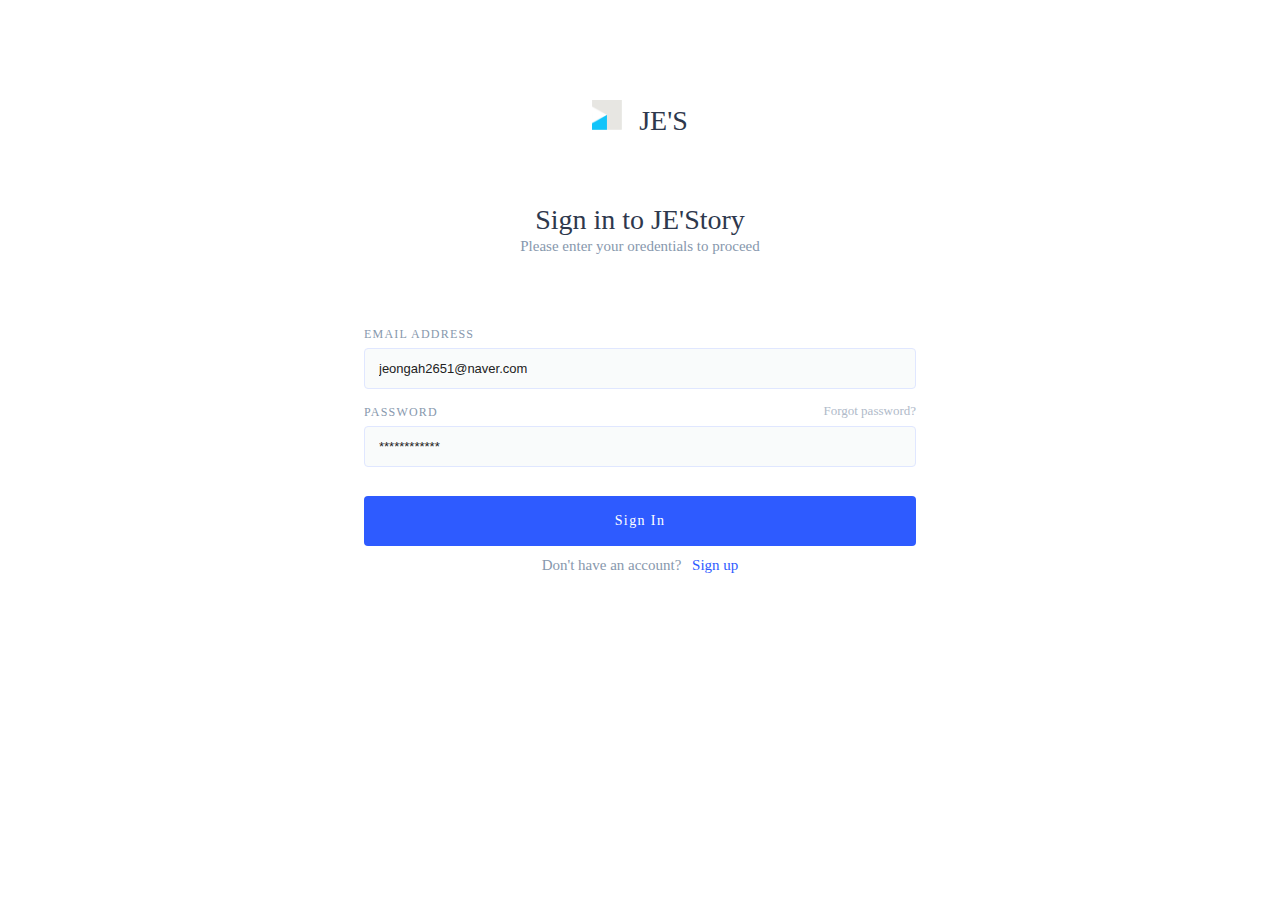
<file: jesindex/index1.html>
<!DOCTYPE html>
<html lang="ko">
<head>
    <meta charset="UTF-8">
    <meta name="viewport" content="width=device-width, initial-scale=1">
    <title>Login</title>

    
    <!-- style -->
    <link href="assets/css/reset.css" rel="stylesheet">
    <link href="assets/css/style.css" rel="stylesheet">

</head>
<body>
	<section id="login">
		<h1>
			<img src="assets/img/logo@2x.png" alt="je_logo">
			<em>JE'S</em>
		</h1>	
		
		<div class="content1">
			<div class="container">
				<h2> Sign in to JE'Story</h2>
				<p>Please enter your oredentials to proceed</p>
			</div>	



		</div>
		
		<div class="in">
			<div class="container">
				<div class="content2">
					<label for="fname">EMAIL ADDRESS</label>
					<input type="text" id="fname" name="firstname" placeholder="jeongah2651@naver.com ">
				</div>

				<div class="content3">
					<label for="fname">PASSWORD</label>
					<span>Forgot password?</span>
					<input type="text" id="fname" name="firstname" placeholder="************">
				</div>
				
				<button><p>Sign In</p></button> 

				<div class="content4">
					<span>Don't have an account?<p> Sign up</p></span>
				</div>
			</div>
		</div>
		
		
	</section>
	
    
</body>
</html>
</file>
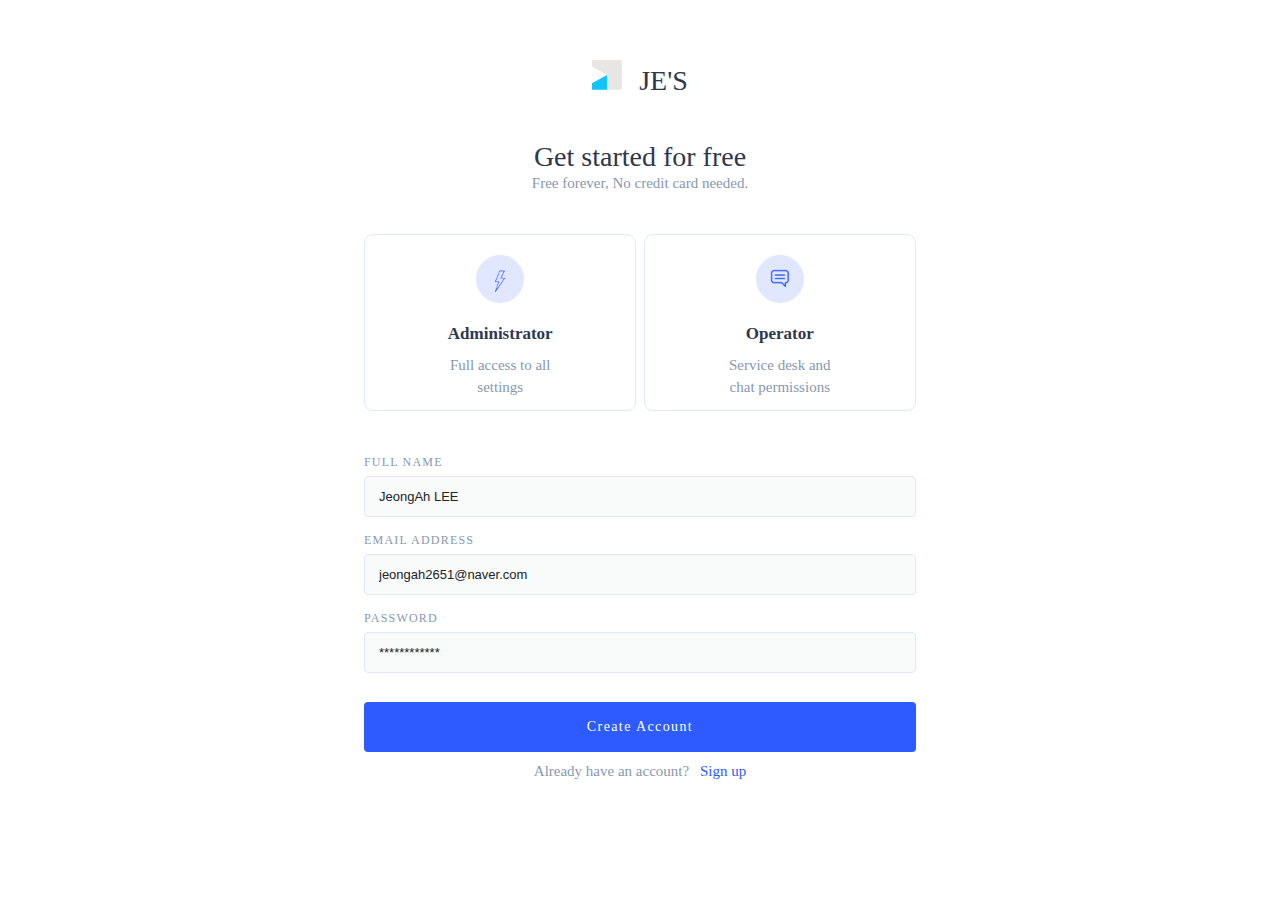
<file: jesindex/index2.html>
<!DOCTYPE html>
<html lang="ko">
<head>
    <meta charset="UTF-8">
    <meta name="viewport" content="width=device-width, initial-scale=1">
    <title>Register</title>

    
    <!-- style -->
    <link href="assets/css/reset.css" rel="stylesheet">
    <link href="assets/css/style.css" rel="stylesheet">
    
    

</head>
<body>
	<section id="register">
		<h1>
			<img src="assets/img/logo.png" srcset="assets/img/logo@2x.png 2x,assets/img/logo@3x.png" alt="je_logo">
			<em>JE'S</em>
		</h1>	
		
		<div class="content1">
			<div class="container">
				<h2>Get started for free</h2>
				<p>Free forever, No credit card needed.</p>
			</div>	
		</div>
		
		<div id="content_box">
            <div class="cont">
                <div class="container clearfix">
                    <div class="cont_left box">
                        <div class="logo">
                            <img src="../jesindex/assets/img/lightening9.png" srcset="assets/img/lightening9@2x.png 2x,assets/img/lightening9@3x.png" alt="lightening9">
                        </div>
                        <h2>Administrator</h2>
                        <h3>Full access to all<br>settings</h3>
                    </div>
                    <div class="cont_right box">
                        <div class="logo">
                            <img src="../jesindex/assets/img/text.png" srcset="assets/img/text@2x.png 2x,assets/img/text@3x.png" alt="text">
                        </div>
                        <h2>Operator</h2>
                        <h3>Service desk and<br>chat permissions</h3>
                    </div>
		        </div>
            </div>
		    
		</div>
		
		
		
		<div class="in">
			<div class="container">
			    <div class="content2">
					<label for="fname">FULL NAME</label>
					<input type="text" id="fname" name="firstname" placeholder="JeongAh LEE ">
				</div>
				<div class="content3">
					<label for="fname">EMAIL ADDRESS</label>
					<input type="text" id="fname" name="firstname" placeholder="jeongah2651@naver.com ">
				</div>
				<div class="content4">
					<label for="fname">PASSWORD</label>
					<input type="text" id="fname" name="firstname" placeholder="************">
				</div>
				<button><p>Create Account</p></button> 
				<div class="content5">
					<span>Already have an account?<p> Sign up</p></span>
				</div>
			</div>
		</div>
		
		
	</section>
	
	
	<script src="https://ajax.googleapis.com/ajax/libs/jquery/1.12.4/jquery.min.js"></script>
    <script>
       $(".box").click(function(){
          $(this).toggleClass("active");
       });
    </script>
	
	
	
    
</body>
</html>
</file>
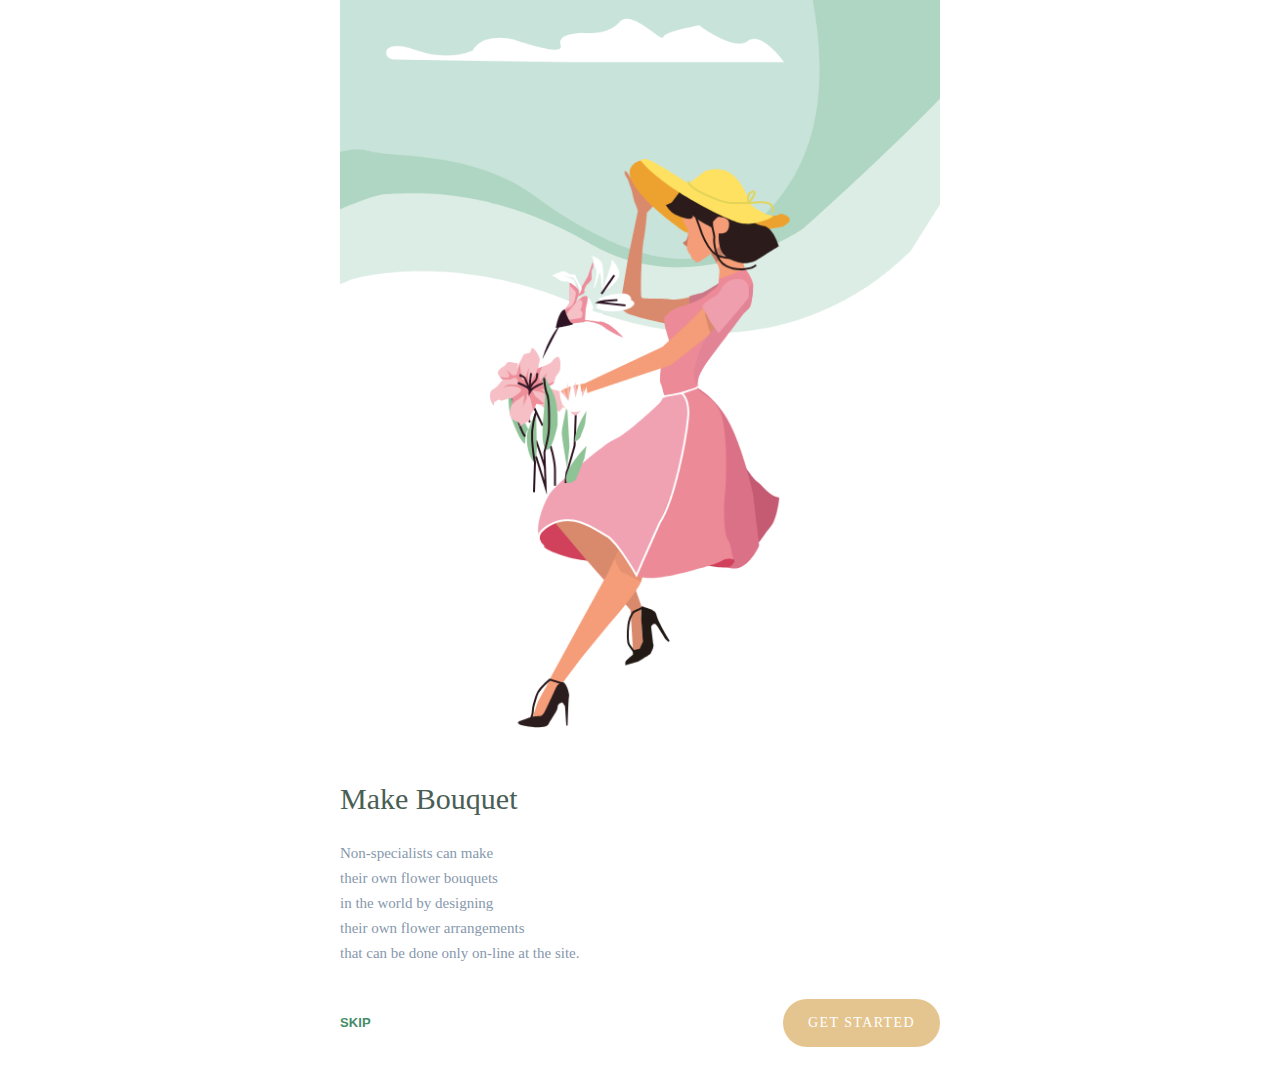
<file: jesindex/index3.html>
<!DOCTYPE html>
<html lang="ko">
<head>
    <meta charset="UTF-8">
    <meta name="viewport" content="width=device-width, initial-scale=1">
    <title>make popup page</title>

    
    <!-- style -->
    <link href="assets/css/reset.css" rel="stylesheet">
    <link href="assets/css/style3.css" rel="stylesheet">
    
    

</head>
<body>
	<section id="make">
		<h1>
		    <div class="container clearfix">
			    <h2><img src="../jesindex/assets/img/cloud@2.png" alt="text"></h2>
			    <em><img src="../jesindex/assets/img/woman@2.png" alt="text"></em>
			</div>
		</h1>	
		<div class="content1">
            <div class="row">
                <div class="container clearfix">
                    <h1>Make Bouquet</h1>
                    <p>Non-specialists can make<br>their own flower bouquets
                    <br>in the world by designing <br>their own flower arrangements 
                    <br>that can be done only on-line at the site.</p>
                </div>	
            </div>
		</div>
		<div class="content2 ">
		    <div class="row">
		        <div class="container clearfix">
                    <h3><a href="#">SKIP</a></h3>
                    <div class="btn"><a href="#">GET STARTED</a></div>
                </div>
		    </div>
		</div>
	</section>
	
	
	<script src="https://ajax.googleapis.com/ajax/libs/jquery/1.12.4/jquery.min.js"></script>
    <script>
       $(".box").click(function(){
          $(this).toggleClass("active");
       });
    </script>
	
	
	
    
</body>
</html>
</file>
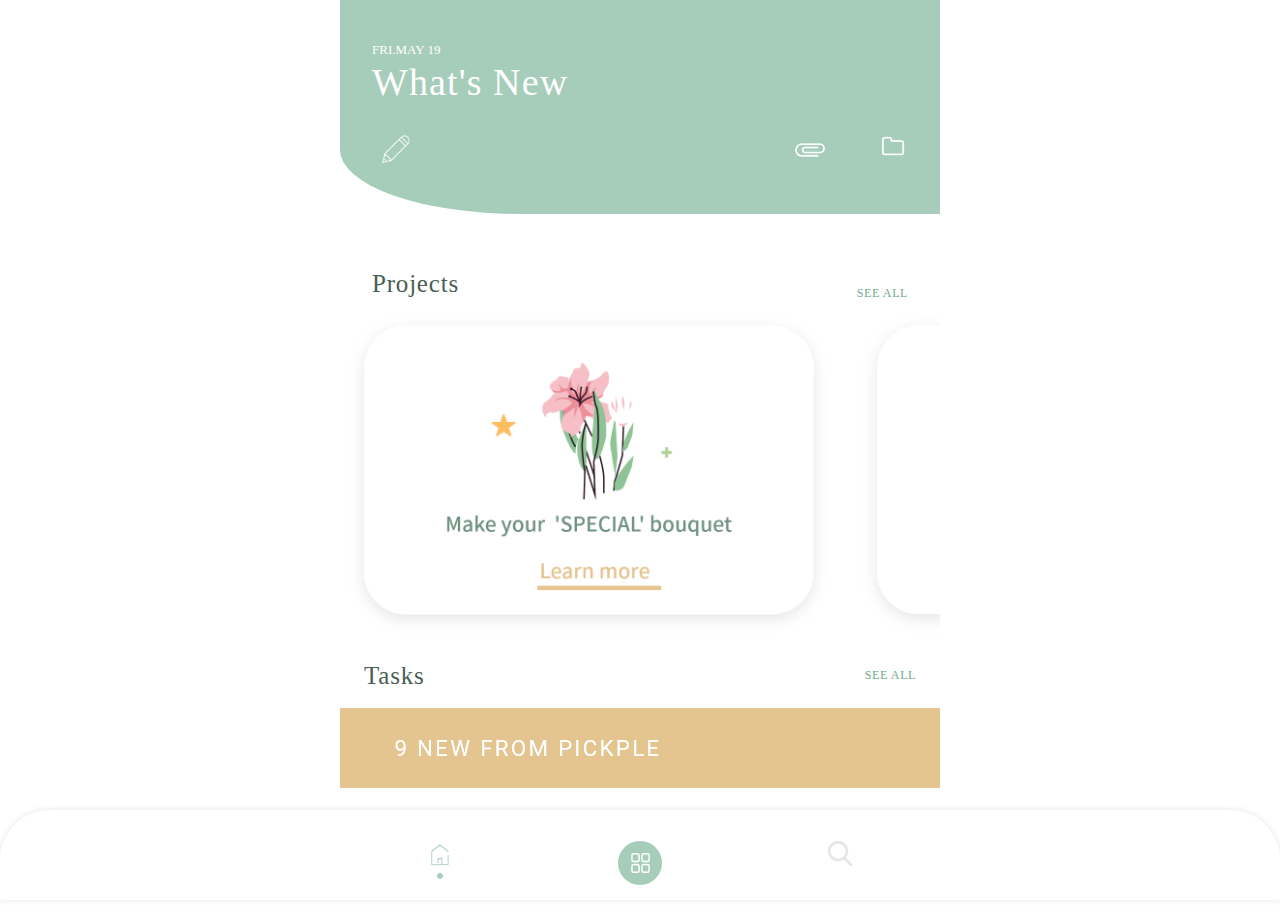
<file: jesindex/index5.html>
<!DOCTYPE html>
<html lang="ko">

<head>
    <meta charset="UTF-8">
    <meta name="viewport" content="width=device-width, initial-scale=1">
    <title>myinfo page</title>


    <!-- style -->
    <link href="assets/css/reset.css" rel="stylesheet">
    <link href="assets/css/style5.css" rel="stylesheet">
    <link href="pickple/assets/css/swiper.css" rel="stylesheet">
    <link href="pickple/assets/css/swiper.min.css" rel="stylesheet">

</head>

<body>
    <section id="info ">
        
        <div class="container clearfix">
            <div class="header">
                <span>FRI.MAY 19</span>
                <h1>What's New</h1>
                <div class="icon clearfix">
                    <ul>
                        <li class="pen"><img src="../jesindex/assets/img/pen (1).png" alt="pen_icon"></li>
                        <li class="clip"><img src="../jesindex/assets/img/clip@2x.png" alt="clip_icon"></li>
                        <li class="folder"><img src="../jesindex/assets/img/folder@2x.png" alt="folder_icon"></li>
                    </ul>
                </div>
            </div>
        </div>

        <div class="content1 ">
            <div class="container clearfix ">
                <div class="text">
                    <h2>Projects</h2>
                    <span><a href="#">SEE ALL</a></span>
                </div>
                <div class="slide clearfix">
                   <div class="swiper-container">
                       <div class="swiper-wrapper" >
                            <img class="swiper-slide" src="../jesindex/assets/img/flwer (1).png" alt="folder_icon">
                            <img class="swiper-slide" src="../jesindex/assets/img/vase (1).png" alt="folder_icon">
                        </div>
                   </div>
                    
                </div>
            </div>
        </div>
        <div class="content2 ">
            <div class="container clearfix">
                <h2>Tasks</h2>
                <span><a href="#">SEE ALL</a></span>
                <a href="#"><img src="../jesindex/assets/img/taskbtn (1).png" alt="task"></a>
            </div>
        </div>
        <div class="container">
            <div class="bom_nav">
                <div class="container clearfix">
                    <ul>
                        <li><a href="#"><img src="../jesindex/assets/img/home (1).png" alt="home"></a></li>
                        <li><a href="#"><img src="../jesindex/assets/img/button (2).png" alt="button"></a></li>
                        <li><a href="#"><img src="../jesindex/assets/img/search@2x.png" alt="search"></a></li>
                    </ul>
                </div>
            </div>
        </div>
    </section>


    <script src="https://ajax.googleapis.com/ajax/libs/jquery/1.12.4/jquery.min.js"></script>
    <script src="pickple/assets/js/swiper.js"></script>
    <script src="pickple/assets/js/swiper.min.js"></script>
    <script>
        var swiper = new Swiper('.swiper-container', {
            slidesPerView: 1.2,
            spaceBetween: 15,
            pagination: {
                el: '.swiper-pagination',
                clickable: true,
            },
        });

    </script>




</body>

</html>
</file>
<file: jesindex/assets/css/style.css>
.container {
  max-width: 600px;
  width: 100%;
  margin: 0 auto;
  padding: 0 24px;
  box-sizing: border-box; }

/* clearfix */
.clearfix::before, .clearfix::after {
    display: block; content:''; clear:both;}

/* login */

#login {
  margin-top: 100px;
  text-align: center; }
  #login h1 {
    width: 100px;
    margin: 0 auto;
    height: 34px;
    font-family: Roboto;
    font-size: 28px;
    font-weight: 300;
    font-style: normal;
    font-stretch: normal;
    line-height: 1.21;
    letter-spacing: normal;
    color: #2e384d; }
    #login h1 img {
      width: 30px;
      margin-right: 10px; }
  #login .content1 {
    margin-top: 69px; }
    #login .content1 h2 {
      height: 34px;
      font-family: Roboto;
      font-size: 28px;
      font-weight: 300;
      font-style: normal;
      font-stretch: normal;
      line-height: 1.21;
      letter-spacing: normal;
      color: #2e384d; }
    #login .content1 p {
      height: 18px;
      font-family: Roboto;
      font-size: 15px;
      font-weight: normal;
      font-style: normal;
      font-stretch: normal;
      line-height: 1.2;
      letter-spacing: normal;
      color: #8798ad; }
  #login .in .content2 {
    margin-top: 72px; }
    #login .in .content2 label {
      height: 14px;
      font-family: Roboto;
      font-size: 12px;
      font-weight: 500;
      font-style: normal;
      font-stretch: normal;
      line-height: 1.17;
      letter-spacing: 1.2px;
      color: #8798ad;
      display: block;
      text-align: left; }
    #login .in .content2 input {
      width: 100%;
      height: 41px;
      border-radius: 4px;
      border: solid 1px #e0e7ff;
      background-color: rgba(224, 235, 235, 0.2);
      padding-left: 14px;
      margin-top: 7px;
      box-sizing: border-box; }
  #login .in .content3 {
    margin-top: 16px;
    position: relative; }
    #login .in .content3 label {
      height: 14px;
      font-family: Roboto;
      font-size: 12px;
      font-weight: 500;
      font-style: normal;
      font-stretch: normal;
      line-height: 1.17;
      letter-spacing: 1.2px;
      color: #8798ad;
      display: block;
      text-align: left; }
    #login .in .content3 span {
      position: absolute;
      right: 0;
      top: -1px;
      font-family: Roboto;
      font-size: 13px;
      font-weight: normal;
      font-style: normal;
      font-stretch: normal;
      line-height: 1.15;
      letter-spacing: normal;
      color: #b0bac9; }
    #login .in .content3 input {
      width: 100%;
      height: 41px;
      border-radius: 4px;
      border: solid 1px #e0e7ff;
      background-color: rgba(224, 235, 235, 0.2);
      padding-left: 14px;
      margin-top: 7px;
      box-sizing: border-box; }
  #login .in button {
    width: 100%;
    height: 50px;
    border-radius: 4px;
    background-color: #2e5bff;
    margin-top: 29px; }
    #login .in button p {
      height: 17px;
      font-family: Roboto;
      font-size: 14px;
      font-weight: normal;
      font-style: normal;
      font-stretch: normal;
      line-height: 1.21;
      letter-spacing: 1.4px;
      color: #ffffff; }
  #login .in .content4 {
    margin-top: 10px; }
    #login .in .content4 span {
      height: 18px;
      font-family: Roboto;
      font-size: 15px;
      font-weight: normal;
      font-style: normal;
      font-stretch: normal;
      line-height: 1.2;
      letter-spacing: normal;
      color: #8798ad; }
    #login .in .content4 p {
      display: inline;
      height: 18px;
      font-family: Roboto;
      font-size: 15px;
      font-weight: normal;
      font-style: normal;
      font-stretch: normal;
      line-height: 1.2;
      letter-spacing: normal;
      color: #2e5bff;
      margin-left: 7px; }




/* 레지스터 페이지 */

#register {
  margin-top: 59.5px;
  text-align: center; }
  #register h1 {
    width: 100px;
    margin: 0 auto;
    height: 34px;
    font-family: Roboto;
    font-size: 28px;
    font-weight: 300;
    font-style: normal;
    font-stretch: normal;
    line-height: 1.21;
    letter-spacing: normal;
    color: #2e384d; }
    #register h1 img {
      width: 30px;
      margin-right: 10px; }
  #register .content1 {
    margin-top: 46.5px; }
    #register .content1 h2 {
      height: 34px;
      font-family: Roboto;
      font-size: 28px;
      font-weight: 300;
      font-style: normal;
      font-stretch: normal;
      line-height: 1.21;
      letter-spacing: normal;
      color: #2e384d; }
    #register .content1 p {
      height: 18px;
      font-family: Roboto;
      font-size: 15px;
      font-weight: normal;
      font-style: normal;
      font-stretch: normal;
      line-height: 1.2;
      letter-spacing: normal;
      color: #8798ad; }

#content_box{ margin-top: 42px;}
#content_box .cont_left{
    position: relative;
    float:left; 
    width: 49%;
    height: 175px;
    border-radius: 9px;
    border: solid 1px #e0e7ff;
    background-color: #ffffff;
    
}

#content_box .cont_left .cont {overflow: hidden;}
#content_box .cont_left h2{
    height: 20px;
    font-family: Roboto;
    font-size: 17px;
    font-weight: bold;
    font-style: normal;
    font-stretch: normal;
    line-height: 1.18;
    letter-spacing: normal;
    color: #2e384d;
    margin-top: 15px;
}
#content_box .cont_left h3{
  height: 41px;
  font-family: Roboto;
  font-size: 15px;
  font-weight: normal;
  font-style: normal;
  font-stretch: normal;
  line-height: 1.53;
  letter-spacing: normal;
  color: #8798ad;
    margin-top: 10px;
}

#content_box .cont_left .logo img{width: 48px; margin-top: 20px;}


#content_box .cont_right{
    position: relative;
  float: right;
  width: 49%; margin-left: 1px;
  height: 175px;
  border-radius: 9px;
  border: solid 1px #e0e7ff;

}
#content_box .cont_right .logo img{width: 48px; margin-top: 20px;}
#content_box .cont_right h2 {
  height: 20px;
  font-family: Roboto;
  font-size: 17px;
  font-weight: bold;
  font-style: normal;
  font-stretch: normal;
  line-height: 1.18;
  letter-spacing: normal;
  color: #2e384d;
    margin-top: 15px;
}



#content_box .cont_right h3 {
  height: 41px;
  font-family: Roboto;
  font-size: 15px;
  font-weight: normal;
  font-style: normal;
  font-stretch: normal;
  line-height: 1.53;
  letter-spacing: normal;
  color: #8798ad;
    margin-top: 10px;
}

#register .in{margin-bottom: 50px;}
  #register .in .content2 {
    margin-top: 44px; }
    #register .in .content2 label {
      height: 14px;
      font-family: Roboto;
      font-size: 12px;
      font-weight: 500;
      font-style: normal;
      font-stretch: normal;
      line-height: 1.17;
      letter-spacing: 1.2px;
      color: #8798ad;
      display: block;
      text-align: left; }
    #register .in .content2 input {
      width: 100%;
      height: 41px;
      border-radius: 4px;
      border: solid 1px #e0e7ff;
      background-color: rgba(224, 235, 235, 0.2);
      padding-left: 14px;
      margin-top: 7px;
      box-sizing: border-box; 
}
  #register .in .content3 {
    margin-top: 16px;
    position: relative; }
    #register .in .content3 label {
      height: 14px;
      font-family: Roboto;
      font-size: 12px;
      font-weight: 500;
      font-style: normal;
      font-stretch: normal;
      line-height: 1.17;
      letter-spacing: 1.2px;
      color: #8798ad;
      display: block;
      text-align: left; }
    #register .in .content3 span {
      position: absolute;
      right: 0;
      top: -1px;
      font-family: Roboto;
      font-size: 13px;
      font-weight: normal;
      font-style: normal;
      font-stretch: normal;
      line-height: 1.15;
      letter-spacing: normal;
      color: #b0bac9; }
    #register .in .content3 input {
      width: 100%;
      height: 41px;
      border-radius: 4px;
      border: solid 1px #e0e7ff;
      background-color: rgba(224, 235, 235, 0.2);
      padding-left: 14px;
      margin-top: 7px;
      box-sizing: border-box; }

    #register .in .content4 {
    margin-top: 16px;
    position: relative; }
    #register .in .content4 label {
      height: 14px;
      font-family: Roboto;
      font-size: 12px;
      font-weight: 500;
      font-style: normal;
      font-stretch: normal;
      line-height: 1.17;
      letter-spacing: 1.2px;
      color: #8798ad;
      display: block;
      text-align: left; }
    #register .in .content4 span {
      position: absolute;
      right: 0;
      top: -1px;
      font-family: Roboto;
      font-size: 13px;
      font-weight: normal;
      font-style: normal;
      font-stretch: normal;
      line-height: 1.15;
      letter-spacing: normal;
      color: #b0bac9; }
    #register .in .content4 input {
      width: 100%;
      height: 41px;
      border-radius: 4px;
      border: solid 1px #e0e7ff;
      background-color: rgba(224, 235, 235, 0.2);
      padding-left: 14px;
      margin-top: 7px;
      box-sizing: border-box; }
  #register .in button {
    width: 100%;
    height: 50px;
    border-radius: 4px;
    background-color: #2e5bff;
    margin-top: 29px; }
    #register .in button p {
      height: 17px;
      font-family: Roboto;
      font-size: 14px;
      font-weight: normal;
      font-style: normal;
      font-stretch: normal;
      line-height: 1.21;
      letter-spacing: 1.4px;
      color: #ffffff; }
  #register .in .content5 {
    margin-top: 10px; }
    #register .in .content5 span {
      height: 18px;
      font-family: Roboto;
      font-size: 15px;
      font-weight: normal;
      font-style: normal;
      font-stretch: normal;
      line-height: 1.2;
      letter-spacing: normal;
      color: #8798ad; }
    #register .in .content5 p {
      display: inline;
      height: 18px;
      font-family: Roboto;
      font-size: 15px;
      font-weight: normal;
      font-style: normal;
      font-stretch: normal;
      line-height: 1.2;
      letter-spacing: normal;
      color: #2e5bff;
      margin-left: 7px; }

 #register #content_box .box.active {
    border: solid 1px #4465d8; }
  #register #content_box .box.active::before {
    content: '';
    background: url(../img/check@2x.png) no-repeat;
    background-size: 18px;
    position: absolute;
    right: -9px;
    top: -9px;
    width: 18px;
    height: 18px; }


/* mediaQuery */
@media (max-width: 500px) {
  #register #content_box .box {
    width: 100%;
    margin-right: 0%; }
  #register #content_box .box:last-child {
    margin-top: 10px; } }



/*# sourceMappingURL=style.css.map */

::-webkit-input-placeholder { /* Chrome/Opera/Safari */
  color: #222;
}
::-moz-placeholder { /* Firefox 19+ */
  color: #222;
}
:-ms-input-placeholder { /* IE 10+ */
  color: #222;
}
:-moz-placeholder { /* Firefox 18- */
  color: #222;
}
</file>
<file: jesindex/assets/css/style3.css>
.container {
  max-width: 600px;
  width: 100%;
  margin: 0 auto;
  box-sizing: border-box; }
.row {padding: 0 24px;}


/* clearfix */
.clearfix::before, .clearfix::after {
    display: block; content:''; clear:both;}

#make { height: 100%; padding-bottom: 30px;}

#make h2 {display: block;  width: 100%; padding: 0;}
#make em img { width: 50%; margin-top: -90%; margin-left: 25%; padding: 0;}

.content1 h1 {  
    font-family: Roboto;
    font-size: 30px;
    font-weight: 500;
    line-height: 1;
    text-align: left;
    color: #495e54;
    margin-top: 50px;
}

.content1 p {
    font-family: Roboto;
    font-size: 15px;
    line-height: 1.67;
    text-align: left;
    color: #8798ad; 
    margin-top: 27px;
}


.content2 {}
.content2 h3 a {
    float: left;
    font-size: 13px;
    font-weight: bold;
    line-height: 1.15;
    letter-spacing: 0.1px;
    color: #448d68;
    margin-top: 50px;
    
}
.content2 .btn a {
    text-align: center;
    float: right;
    width: 156.9px;
    height: 48.3px;
    line-height: 48.3px;
    border-radius: 50px;
    background: #e5c58f;
    color: #ffffff;
    letter-spacing: 1.4px;
    margin-top: 33px;
    font-family: Roboto;
    font-size: 14px;
}


.content2 .btn a:hover {
    background-color: #ccb182;
}
</file>
<file: jesindex/assets/css/style5.css>
.container {
  max-width: 600px;
  width: 100%;
  margin: 0 auto;
  box-sizing: border-box; }

/* clearfix */
.clearfix::before, .clearfix::after {
    display: block; content:''; clear:both;}
img {width: 80%;}

/* header */

.header {
    position: relative;
    height: 150px;
    border-bottom-left-radius: 30%;
   background: rgb(166, 204, 186);
    padding: 32px;

}
.header span {
    position: absolute;
    top: 38px;
    font-family: Roboto;
    font-size: 13px;
    font-weight: 300;
    line-height: 1.92;
    text-align: left;
    color: #ffffff;
}
.header h1 {
    position: absolute;
    font-family: Roboto;
    font-size: 38px;
    font-weight: 300;
    line-height: 0.66;
    letter-spacing: 1.1px;
    color: #ffffff;
    top: 70px;
}

.header .icon .pen  {
    position: absolute;
    width: 60px;
    top: 125px;
    
    
}

.header .icon .clip {
    position: absolute;
    width: 50px;
    top: 135px;
    right: 100px;
    
}

.header .icon .folder {
    position: absolute;
    width: 37px;
    top: 135px;
    right: 25px;
    
}



/* content1 */
.content1 {}
.content1 .text {padding: 32px;}
.content1 h2 {float: left;
    font-family: Roboto;
    font-size: 25px;
    font-weight: 500;
    line-height: 1;
    letter-spacing: 0.8px;
    color: #495e54;
    margin-top: 25px;
}
.content1 span a {
    float: right;
    margin-top: 35px;
    font-family: Roboto;
    font-size: 12px;
    line-height: 2.08;
    letter-spacing: 0.6px;
    color: #70a88c;
}

.content1 span a:hover {color: dimgray}


.content2 {text-align: center; position: relative; padding-bottom: 120px; }
.content2 h2 {
    padding-left: 24px;
    float: left;
    font-family: Roboto;
    font-size: 25px;
    font-weight: 500;
    line-height: 1;
    letter-spacing: 0.8px;
    color: #495e54;
    margin-top: 20px;
}
.content2 span a {
    padding-right: 24px;
    float: right;
    margin-top: 20px;
    font-family: Roboto;
    font-size: 12px;
    line-height: 2.08;
    letter-spacing: 0.6px;
    color: #70a88c;
}

.content2 span a:hover {color: dimgray }

.content2 img {margin-top: 20px; width: 100%; z-index: 90; }

.bom_nav {
    position: fixed;
    bottom: 0;
    left: 0;
    z-index: 1000;
    padding: 10px;
    margin-top: 36px;
    width: 100%;
    box-shadow: 0 0 6px 0 rgba(94, 94, 94, 0.16);
    background-color: #ffffff;
    border-radius: 50px 50px 0 0 ;
    box-sizing: border-box;
}
.bom_nav ul li {
    float:left;width: 33.3333%; 
    text-align: center; 
    margin-top: 20.5px;
}
.bom_nav ul li:first-child img {width: 38px;}
.bom_nav ul li:nth-child(2) img {width: 44px;}
.bom_nav ul li:nth-child(3) img {width: 34px;}
</file>
